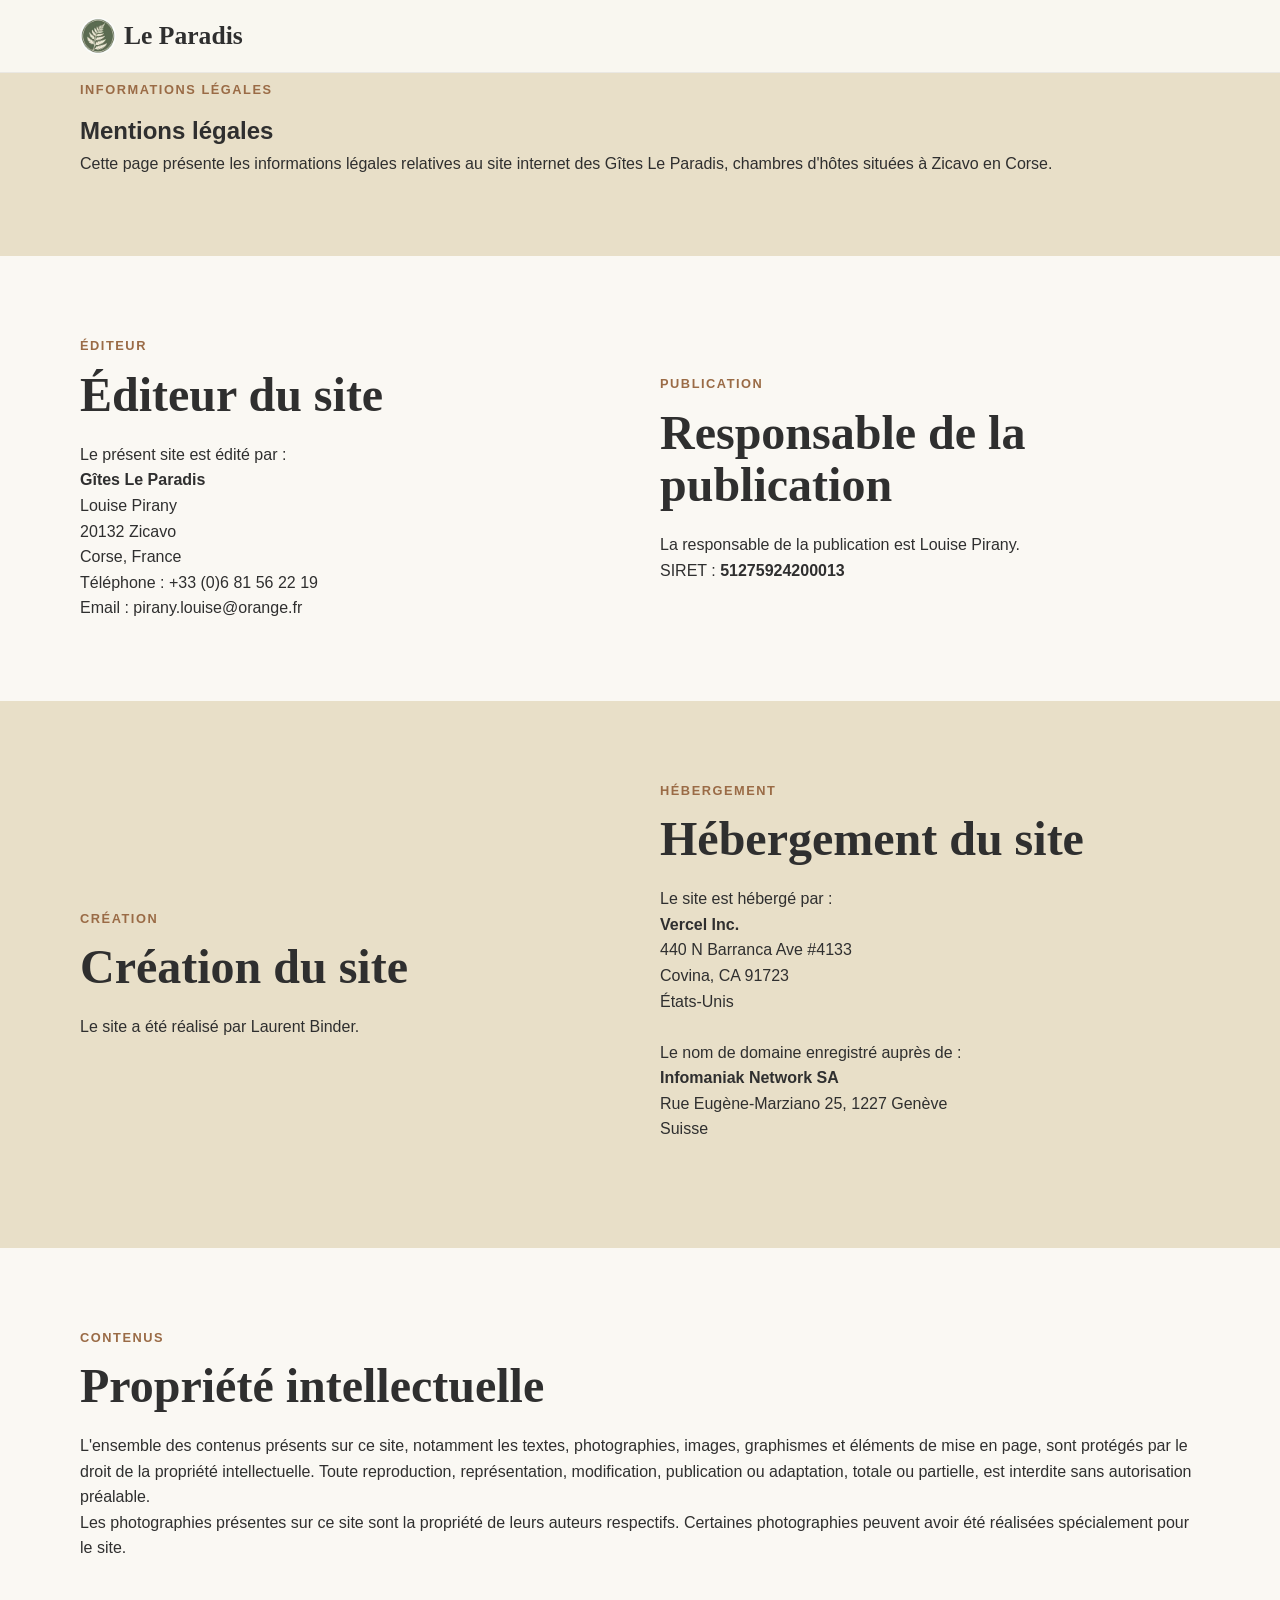
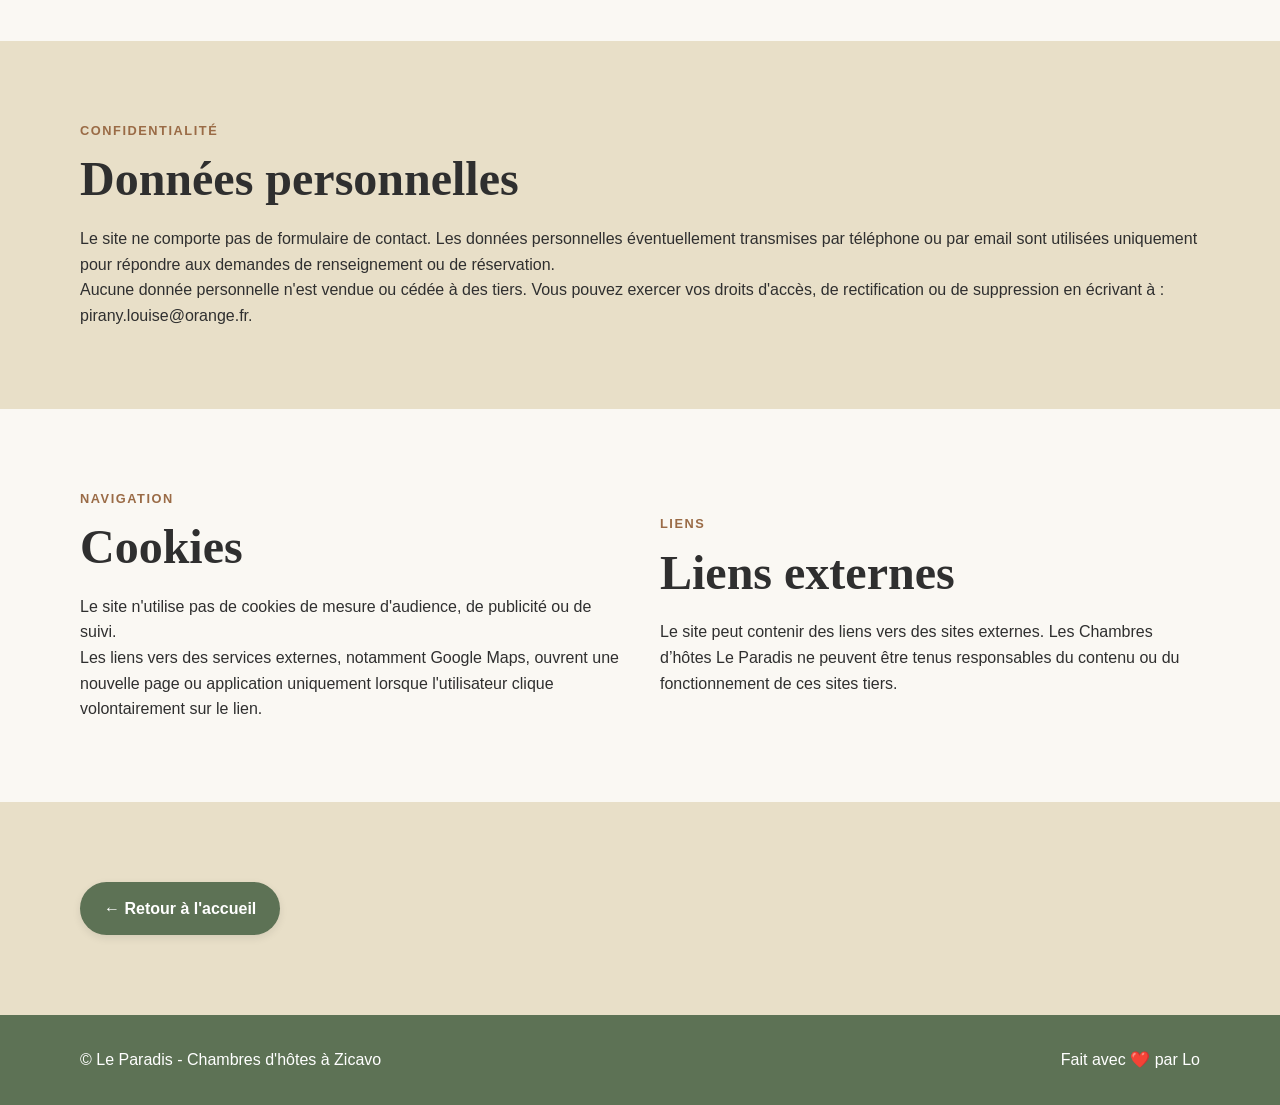
<file: mentions-legales.html>
<!DOCTYPE html>
<html lang="fr">

<head>
    <meta charset="UTF-8" />
    <meta name="viewport" content="width=device-width, initial-scale=1.0" />

    <link rel="manifest" href="/site.webmanifest">

    <title>Mentions légales - Le Paradis</title>

    <meta name="description" content="Mentions légales du site Le Paradis, chambres d'hôtes à Zicavo en Corse." />

    <link rel="canonical" href="https://www.zicavo-paradis.com/mentions-legales.html">

    <meta name="robots" content="index,follow,max-image-preview:large">

    <!-- Open Graph -->
    <meta property="og:type" content="website">
    <meta property="og:locale" content="fr_FR">
    <meta property="og:site_name" content="Le Paradis">
    <meta property="og:title" content="Mentions légales - Le Paradis">
    <meta property="og:description" content="Mentions légales du site Le Paradis, chambres d'hôtes à Zicavo en Corse.">
    <meta property="og:url" content="https://www.zicavo-paradis.com/mentions-legales.html">

    <meta property="og:image" content="https://www.zicavo-paradis.com/images/hero/og-image.jpg">
    <meta property="og:image:width" content="1200">
    <meta property="og:image:height" content="630">
    <meta property="og:image:alt" content="Le Paradis, chambres d'hôtes à Zicavo en Corse">
    <meta property="og:image:type" content="image/jpeg">

    <!-- Twitter -->
    <meta name="twitter:card" content="summary_large_image">
    <meta name="twitter:title" content="Mentions légales - Le Paradis">
    <meta name="twitter:description" content="Mentions légales du site Le Paradis.">
    <meta name="twitter:image" content="https://www.zicavo-paradis.com/images/hero/og-image.jpg">

    <!-- Google Search Console -->
    <meta name="google-site-verification" content="hQBMCWync4iagclk3ut2VJacP6yPPVTmnJKgUmj8FFs" />

    <!-- Favicons -->
    <link rel="icon" type="image/png" href="/favicon/favicon-96x96.png" sizes="96x96">

    <link rel="icon" type="image/svg+xml" href="/favicon/favicon.svg">

    <link rel="icon" type="image/png" href="/favicon/favicon-32x32.png" sizes="32x32">

    <link rel="apple-touch-icon" href="/favicon/apple-icon-180x180.png" sizes="180x180">

    <link rel="icon" href="/favicon/favicon.ico" sizes="any">

    <meta name="application-name" content="Le Paradis">
    <meta name="apple-mobile-web-app-title" content="Le Paradis">
    <meta name="theme-color" content="#5d7255">

    <link rel="stylesheet" href="css/style.css" />
</head>

<body>

    <header class="site-header">
        <div class="container header-inner">
            <a href="index.html#accueil" class="logo">
                <img src="images/logo/logo-le-paradis.webp" alt="" aria-hidden="true">
                <span>Le Paradis</span>
            </a>
        </div>
    </header>

    <main>
        <section class="section section-alt">
            <div class="container">

                <p class="eyebrow">Informations légales</p>
                <h1>Mentions légales</h1>
                <p>
                    Cette page présente les informations légales relatives au site internet des Gîtes Le Paradis,
                    chambres d'hôtes situées à Zicavo en Corse.
                </p>
            </div>
        </section>

        <section class="section">
            <div class="container grid-2">
                <div>
                    <p class="eyebrow">Éditeur</p>
                    <h2>Éditeur du site</h2>
                    <p>
                        Le présent site est édité par :<br>
                        <strong>Gîtes Le Paradis</strong><br>
                        Louise Pirany<br>
                        20132 Zicavo<br>
                        Corse, France<br>
                        Téléphone : +33 (0)6 81 56 22 19<br>
                        Email : <a href="mailto:pirany.louise@orange.fr">pirany.louise@orange.fr</a>
                    </p>
                </div>

                <div>
                    <p class="eyebrow">Publication</p>
                    <h2>Responsable de la publication</h2>
                    <p>
                        La responsable de la publication est Louise Pirany.
                    </p>

                    <p>
                        SIRET : <strong>51275924200013</strong>
                    </p>
                </div>
            </div>
        </section>

        <section class="section section-alt">
            <div class="container grid-2">
                <div>
                    <p class="eyebrow">Création</p>
                    <h2>Création du site</h2>
                    <p>
                        Le site a été réalisé par
                        <a href="https://lo1176.github.io/laurentbinder-portfolio/" target="_blank"
                            rel="noopener noreferrer">
                            Laurent Binder.
                        </a>
                    </p>
                </div>

                <div>
                    <p class="eyebrow">Hébergement</p>
                    <h2>Hébergement du site</h2>
                    <p>
                        Le site est hébergé par :<br>
                        <strong><a href="https://vercel.com" target="_blank" rel="noopener noreferrer">Vercel</a>
                            Inc.</strong><br>
                        440 N Barranca Ave #4133<br>
                        Covina, CA 91723<br>
                        États-Unis<br><br>
                    </p>
                    <p>
                        Le nom de domaine enregistré auprès de :<br>
                        <strong><a href="https://www.infomaniak.com" target="_blank"
                                rel="noopener noreferrer">Infomaniak</a> Network SA</strong><br>
                        Rue Eugène-Marziano 25, 1227 Genève<br>
                        Suisse<br><br>
                    </p>
                </div>
            </div>
        </section>

        <section class="section">
            <div class="container">
                <p class="eyebrow">Contenus</p>
                <h2>Propriété intellectuelle</h2>
                <p>
                    L'ensemble des contenus présents sur ce site, notamment les textes, photographies, images,
                    graphismes et éléments de mise en page, sont protégés par le droit de la propriété intellectuelle.
                    Toute reproduction, représentation, modification, publication ou adaptation, totale ou partielle,
                    est interdite sans autorisation préalable.
                </p>

                <p>
                    Les photographies présentes sur ce site sont la propriété de leurs auteurs respectifs.
                    Certaines photographies peuvent avoir été réalisées spécialement pour le site.
                </p>
            </div>
        </section>

        <section class="section section-alt">
            <div class="container">
                <p class="eyebrow">Confidentialité</p>
                <h2>Données personnelles</h2>
                <p>
                    Le site ne comporte pas de formulaire de contact. Les données personnelles éventuellement transmises
                    par téléphone ou par email sont utilisées uniquement pour répondre aux demandes de renseignement ou
                    de réservation.
                </p>

                <p>
                    Aucune donnée personnelle n'est vendue ou cédée à des tiers. Vous pouvez exercer vos droits d'accès,
                    de rectification ou de suppression en écrivant à :
                    <a href="mailto:pirany.louise@orange.fr">pirany.louise@orange.fr</a>.
                </p>
            </div>
        </section>

        <section class="section">
            <div class="container grid-2">
                <div>
                    <p class="eyebrow">Navigation</p>
                    <h2>Cookies</h2>
                    <p>
                        Le site n'utilise pas de cookies de mesure d'audience, de publicité ou de suivi.
                    </p>
                    <p>
                        Les liens vers des services externes, notamment Google Maps, ouvrent une nouvelle page ou
                        application uniquement lorsque l'utilisateur clique volontairement sur le lien.
                    </p>
                </div>

                <div>
                    <p class="eyebrow">Liens</p>
                    <h2>Liens externes</h2>
                    <p>
                        Le site peut contenir des liens vers des sites externes. Les Chambres d’hôtes Le Paradis ne
                        peuvent être
                        tenus responsables du contenu ou du fonctionnement de ces sites tiers.
                    </p>
                </div>
            </div>
        </section>

        <section class="section section-alt">
            <div class="container">
                <a href="index.html#accueil" class="btn btn-primary">← Retour à l'accueil</a>
            </div>
        </section>
    </main>

    <footer class="site-footer">
        <div class="container footer-inner">
            <p>© Le Paradis - Chambres d'hôtes à Zicavo</p>
            <!-- <a href="mentions-legales.html">Mentions légales</a> -->
            <a href="https://lo1176.github.io/laurentbinder-portfolio/" target="_blank" rel="noopener noreferrer">
                Fait avec ❤️ par Lo
            </a>
        </div>
    </footer>

    <script src="js/main.js"></script>
</body>

</html>
</file>
<file: css/style.css>
:root {
  --color-primary: #5d7255;
  --color-secondary: #e8dfc8;
  --color-accent: #9a6b46;
  --color-rating: #ed8b3d;

  --color-text: #2f2f2f;
  --color-muted: #6f6f6f;
  --color-background: #faf8f3;
  --color-white: #ffffff;


  --font-heading: Georgia, serif;
  --font-body: Arial, sans-serif;

  --container-width: 1120px;
  --radius: 18px;
  --shadow: 0 10px 30px rgba(0, 0, 0, 0.08);

  --space-xs: 8px;
  --space-sm: 16px;
  --space-md: 24px;
  --space-lg: 40px;
  --space-xl: 80px;

  --header-height: 72px;
}

/* Reset */
* {
  margin: 0;
  padding: 0;
  box-sizing: border-box;
}

html {
  scroll-behavior: smooth;
}

body {
  font-family: var(--font-body);
  color: var(--color-text);
  background: var(--color-background);
  line-height: 1.6;
}

html,
body {
  overflow-x: hidden;
}

img {
  max-width: 100%;
  display: block;
}

a {
  color: inherit;
  text-decoration: none;
}

/* Layout */
.container {
  width: min(100% - 32px, var(--container-width));
  margin-inline: auto;
}

.section {
  padding-block: var(--space-xl);
}

.section-alt {
  background: var(--color-secondary);
}

.grid-2 {
  display: grid;
  gap: var(--space-lg);
  align-items: center;
}

/* Header */
.site-header {
  position: fixed;
  top: 0;
  z-index: 10;
  width: 100%;
  background: rgba(250, 248, 243, 0.95);
  backdrop-filter: blur(8px);
  border-bottom: 1px solid rgba(0, 0, 0, 0.06);
}

.header-inner {
  min-height: var(--header-height);
  display: flex;
  align-items: center;
  justify-content: space-between;
  gap: var(--space-sm);
}

.logo {
  display: flex;
  align-items: center;
  gap: var(--space-xs);
  font-family: var(--font-heading);
  font-size: 1.6rem;
  font-weight: bold;

  transition: opacity 0.25s ease;
}

.logo:hover {
  opacity: 0.9;
    transform: translateY(-1px);

}

.logo img {
  width: 36px;
  height: 36px;
  border-radius: 50%;
  flex-shrink: 0;
}

.site-nav {
  display: none;
  gap: var(--space-md);
  align-items: center;
}

.site-nav a {
  font-size: 0.95rem;
  white-space: nowrap;
}

.nav-toggle {
  background: none;
  border: 0;
  font-size: 1.8rem;
  cursor: pointer;
}

.site-nav.is-open {
  display: flex;
  position: absolute;
  top: var(--header-height);
  left: 0;
  right: 0;
  flex-direction: column;
  background: var(--color-background);
  padding: var(--space-md);
  box-shadow: var(--shadow);
  gap: var(--space-sm);
}

/* Hero */
.hero {
  min-height: 100vh;
  width: 100%;
  padding: 120px var(--space-sm) var(--space-xl);
  display: grid;
  place-items: center;
  text-align: center;
  color: var(--color-white);
  background:
    linear-gradient(rgba(0, 0, 0, 0.35), rgba(0, 0, 0, 0.35)),
    url("../images/hero/hero.webp") center / cover no-repeat;
}

.hero-content {
  width: 100%;
  max-width: 760px;
}

.hero .eyebrow {
  color: #ed8b3d;
  text-shadow: 0 1px 3px rgba(0,0,0,0.4);
  font-size: 1.2rem;
}

.hero h1 {
  margin: 12px 0 20px;
  font-family: var(--font-heading);
  font-size: clamp(3rem, 9vw, 6rem);
  line-height: 1;
  text-shadow: 0 2px 8px rgba(0, 0, 0, 0.35);
}

.hero p:not(.eyebrow) {
  margin-bottom: var(--space-md);
  font-size: 1.2rem;
}

/* Text */
h2 {
  margin-bottom: 20px;
  font-family: var(--font-heading);
  font-size: clamp(2rem, 5vw, 3rem);
  line-height: 1.1;
}

h3 {
  margin: 18px 0 8px;
  font-family: var(--font-heading);
  font-size: 1.5rem;
}

.eyebrow {
  margin-bottom: 12px;
  color: var(--color-accent);
  font-size: 0.8rem;
  font-weight: bold;
  letter-spacing: 0.12em;
  text-transform: uppercase;
}

/* Buttons */
.btn {
  display: inline-block;
  padding: 14px 24px;
  border-radius: 999px;
  font-weight: bold;
  transition: 0.25s ease;
  max-width: 100%;
  text-align: center;
  box-shadow: 0 3px 8px rgba(0, 0, 0, 0.09);
}

.btn-primary {
  background: var(--color-primary);
  color: var(--color-white);
}

.btn-secondary {
  background: var(--color-white);
  color: var(--color-primary);
}

.btn:hover {
  transform: translateY(-2px);
  box-shadow: 0 6px 16px rgba(0, 0, 0, 0.12);
}

/* Button containers */
.contact-links {
  display: flex;
  flex-wrap: wrap;
  gap: var(--space-sm);
  margin-top: var(--space-md);
}

.hero-content .btn {
  margin-top: 0;
}

/* discover-section */
.discover-content {
  display: grid;
  gap: var(--space-lg);
}

/* Cards */
.cards {
  display: grid;
  grid-template-columns: minmax(0, 1fr);
  gap: var(--space-md);
  margin-top: 32px;
}

.card {
  min-width: 0;
  width: 100%;
  overflow: hidden;
  background: var(--color-white);
  padding: var(--space-sm);
  border-radius: var(--radius);
  box-shadow: var(--shadow);
}

.card h3,
.card p {
  overflow-wrap: break-word;
}

.card-image,
.gallery div {
  /* min-height: 240px; */
  border-radius: var(--radius);
  background: #d8d0bf;
  display: grid;
  place-items: center;
  overflow: hidden;
  color: var(--color-muted);
}

.card-image {
  aspect-ratio: 4 / 3;
}

.image-placeholder {
  overflow: hidden;
  border-radius: var(--radius);
  box-shadow: var(--shadow);
  aspect-ratio: 1 / 1;
}

.card-image img,
.image-placeholder img,
.section-image,
.gallery img {
  width: 100%;
  height: 100%;
  object-fit: cover;
  display: block;
}

.rating {
  color: var(--color-rating);
  font-size: 1.2rem;
  letter-spacing: 0.1em;
}

/* video */
.meal-video {
  width: 100%;
  max-width: 600px;
  margin-inline: auto;
  text-align: center;
}

.meal-video video {
  width: 100%;
  aspect-ratio: 1;
  object-fit: cover;
  display: block;
  border-radius: var(--radius);
  box-shadow: var(--shadow);
}

/* Gallery */
.gallery {
  display: grid;
  gap: var(--space-sm);
  margin-top: 32px;
}

/* Links */
.link {
  color: var(--color-primary);
  font-weight: 600;
  text-decoration: underline;
  text-underline-offset: 3px;
  transition: opacity 0.25s ease;
}

.link:hover {
  opacity: 0.7;
}

/* Footer */
.site-footer {
  background: var(--color-primary);
  color: var(--color-white);
  padding-block: 32px;
}

.footer-inner {
  display: flex;
  flex-direction: column;
  gap: 12px;
}

/* Desktop responsive */
@media (min-width: 1024px) {
  .grid-2 {
    grid-template-columns: repeat(2, 1fr);
  }

  .site-nav {
    display: flex;
  }

  .nav-toggle {
    display: none;
  }

  .cards {
    grid-template-columns: repeat(3, minmax(0, 1fr));
  }

    .gallery {
    grid-template-columns: repeat(3, minmax(0, 1fr));
  }

  .footer-inner {
    flex-direction: row;
    justify-content: space-between;
    align-items: center;
  }
}
</file>
